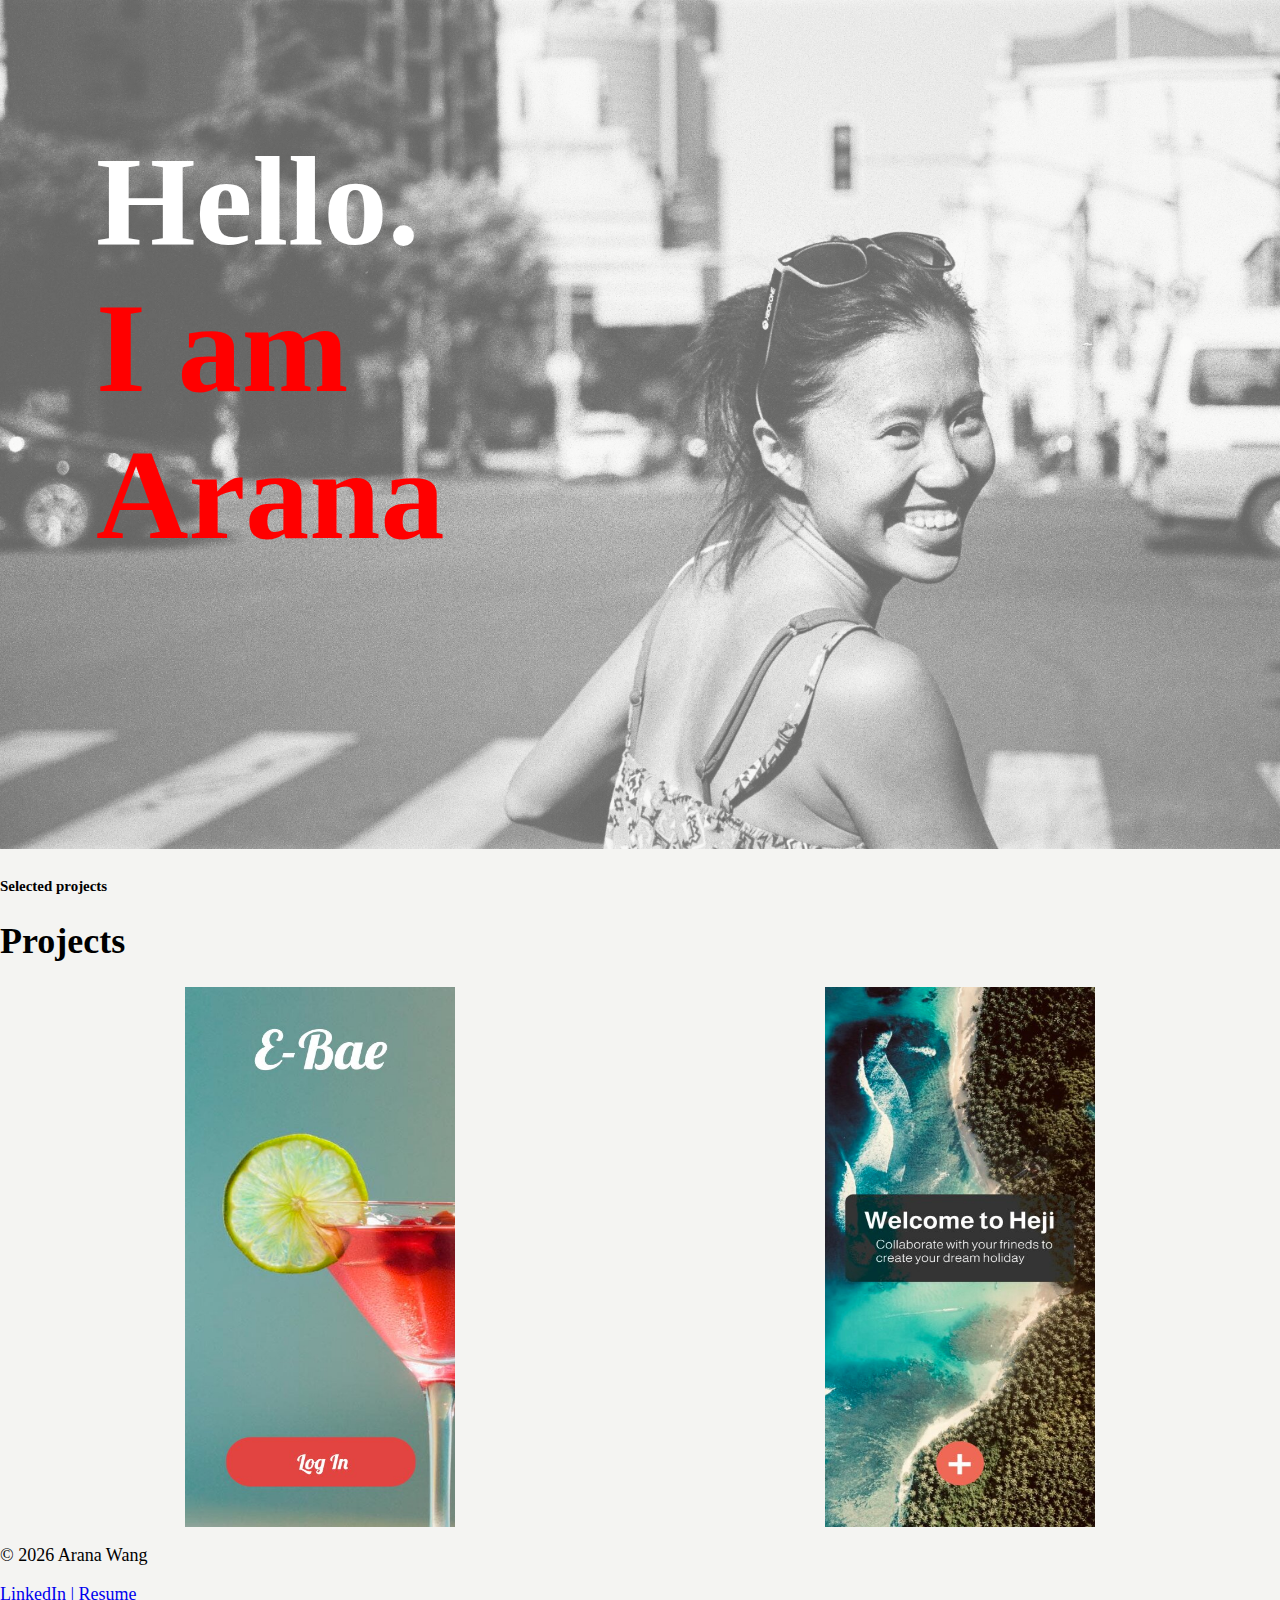
<file: index.html>
<!DOCTYPE html>
<html lang="en">
  <head>
    <!-- Description -->
    <meta name="author" content="Arana Wang"/>
    <meta name="description" content="I am a front end developer."/>
    <meta name="keywords" content="HTML, CSS, JavaScript">
    <meta name="viewport" content="width=device-width, initial-scale=1">

    <!-- Title -->
    <title>Portfolio | Arana Wang</title>

    <!-- CSS -->
    <link href="work.css" rel="stylesheet" type="text/css">
  </head>

  <body>
  <!-- home banner start -->
  <div class="container loaded">
    <section class="home-top">
      <img src="image/white.JPG" alt="designer">
      <div class="banner-header-wrapper">
        <div class="banner-header-row">
          <div class="banner-header-words">
            <a href="about.html" style=" text-decoration: none; color: white;">
              <h1 onmouseover="changeText(this,'About')" onmouseout="changeText(this,'Hello.')" href="#">Hello.</h1>
            </a>
            <a href="work.html" id="banner-a-change-color">
              <h1  onmouseover="changeText(this,'Work')" onmouseout="changeText(this,'I am')">I am</h1>
            </a>
            <a href="contact.html"id="banner-a-change-color">
              <h1  onmouseover="changeText(this,'Contact')" onmouseout="changeText(this,'Arana')">Arana</h1>
            </a>
          </div>
        </div>
      </div>

    </section>
  <!-- home banner end -->

  <!-- project section start-->
    <section class="home-project">
      <div class="project-heading">
          <h5>Selected projects</h5>
          <h1>Projects</h1>
      </div>
      <div class="project-wrapper">


        <div class="project-list">
          <div class="project-list-item">
            <img src="image/ebae.jpg" alt="" class="project-image">
            <div class="overlay">
              <div class="overlay-content">
                <span>E-Bae</span>
              </div>
            </div>
          </div>
        </div>

        <div class="project-list">
          <div class="project-list-item">
            <img src="image/heji.jpg" alt="" class="project-image">
              <div class="overlay">
                <div class="overlay-content">
                  <span>Heji</span>
                </div>
              </div>
          </div>
        </div>
<!--
        <div class="project-list">
          <div class="project-list-item">
            <img src="image/c4.jpg" alt="" class="project-image">
              <div class="overlay">
                <div class="overlay-content">
                  <span>OnTap</span>
                </div>
              </div>
          </div>
        </div>
 -->


      </div>
    </section>
  </div>




  <!-- project section end-->

  <!-- footer  -->
  <div class="footer">
    <div class="footercon">
      <div class="email">
        <p class="footerp">
          ©
          <script> document.write(new Date().getFullYear()); </script>
          Arana Wang
        </p>
      </div>
      <div class="social">
        <a href="#" target="_blank" title="Linkedin" class="footerletter">LinkedIn | </a>
        <a href="#" target="_blank" title="Resume" class="footerletter">Resume</a>
      </div>

    </div>
  </div>

  <!-- Javascript -->
  <script src="homepage.js"></script>

  </body>
</html>


<!-- transform: translate(50%, -100%);
 -->
</file>
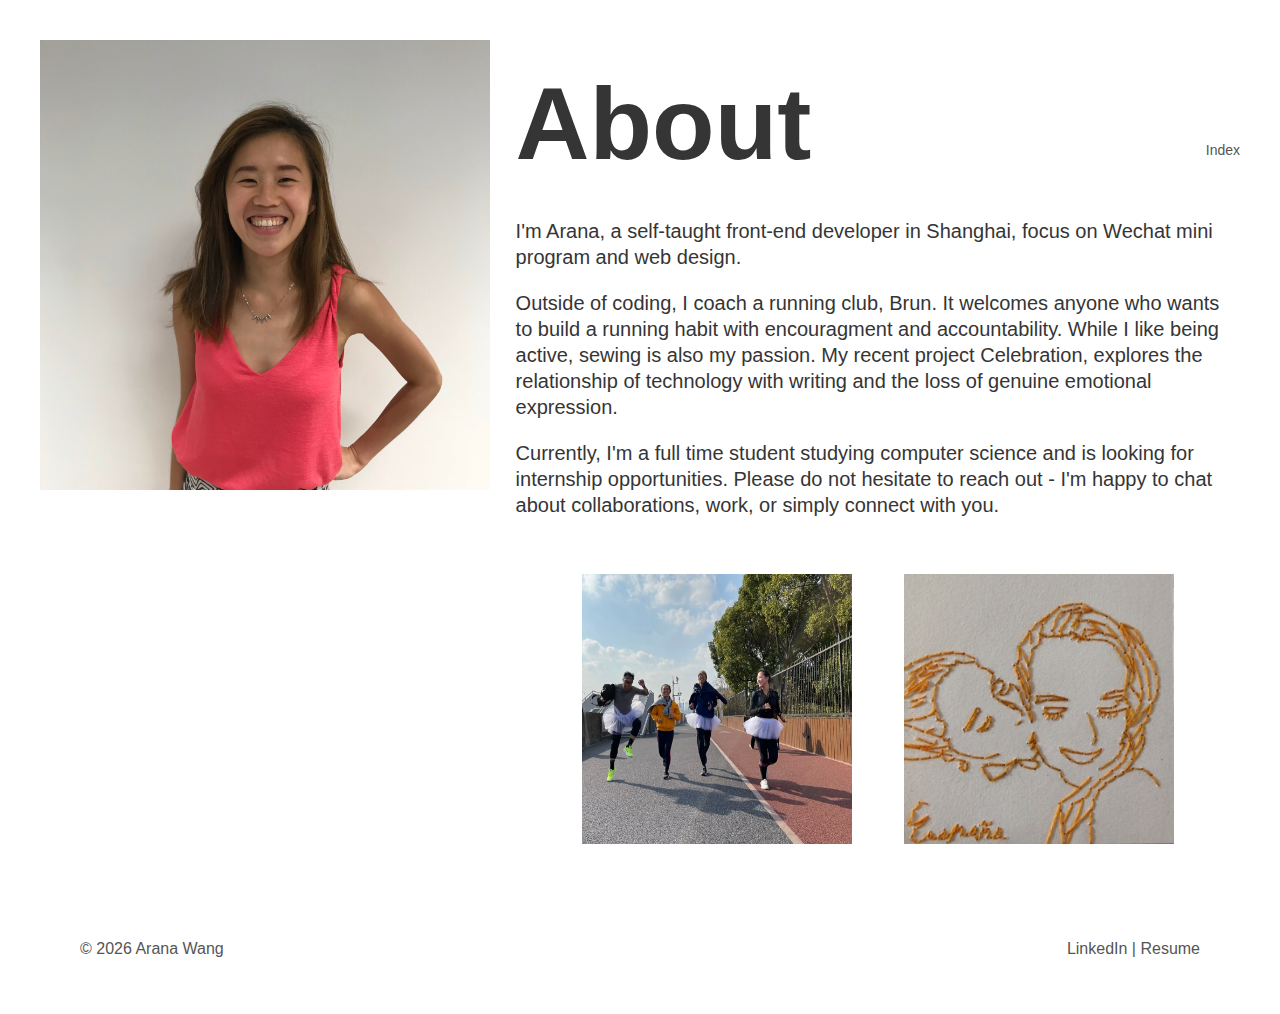
<file: about.html>
<!DOCTYPE html>
<html>
<head>
<!-- Description -->
	<meta name="author" content="Arana Wang"/>
	<meta name="description" content="I am a front end developer."/>
	<meta name="keywords" content="HTML, CSS, JavaScript">
	<meta name="viewport" content="width=device-width, initial-scale=1">

	<!-- Title -->
	<title>About</title>

	<!-- CSS -->
	<link href="about.css" rel="stylesheet" type="text/css">
</head>
<body class="body">
	<div class="container">
		<div class="content">
			<div class="aboutphoto">
				<img src="image/123.jpg" alt="photo of me">
			</div>
			<div class="aboutintro">
        <!-- about header -->
        <div class="project_index">
          <h1 class="heading">About</h1>
          <a href="file:///Users/wangarana/Desktop/website/index.html" class="a">Index</a>
        </div>

				<p class="paragraph">
					I'm Arana, a self-taught front-end developer in Shanghai, focus on Wechat mini program and web design.
				</p>
        <p class="paragraph">
          Outside of coding, I coach a running club, Brun. It welcomes anyone who wants to build a running habit with encouragment and accountability. While I like being active, sewing is also my passion. My recent project Celebration, explores the relationship of technology with writing and the loss of genuine emotional expression.
        </p>
				<p class="paragraph">
					Currently, I'm a full time student studying computer science and is looking for internship opportunities. Please do not hesitate to reach out - I'm happy to chat about collaborations, work, or simply connect with you.
				</p>

        <!-- two projects start -->
        <div class="project-container">

          <!-- Brun project -->
          <div class="wrapper">
            <img src="image/brun.jpg" alt="" class="project-image">
            <div class="overlay">
              <div class="c-content">
                <span>Brun</span>
              </div>
            </div>
          </div>

            <!-- celebration project -->
            <div class="wrapper">
              <img src="image/c1.jpg" alt="" class="project-image">
              <div class="overlay">
                <div class="c-content">
                  <a href="https://cargocollective.com/aranawang/Celebracion" target="_blank"><span>Celebration</span></a>
                </div>
              </div>
            </div>

        </div>
        <!--  two projects start -->

			</div>

		</div>
	</div>





  <!-- footer  -->
	<div class="footer">
		<div class="footercon">
			<div class="email">
				<p class="footerp">
					©
					<script> document.write(new Date().getFullYear()); </script>
					Arana Wang
				</p>
			</div>
			<div class="social">
				<a href="#" target="_blank" title="Linkedin" class="footerletter">LinkedIn | </a>
				<a href="#" target="_blank" title="Resume" class="footerletter">Resume</a>
			</div>

		</div>
	</div>

</body>
</html>
</file>
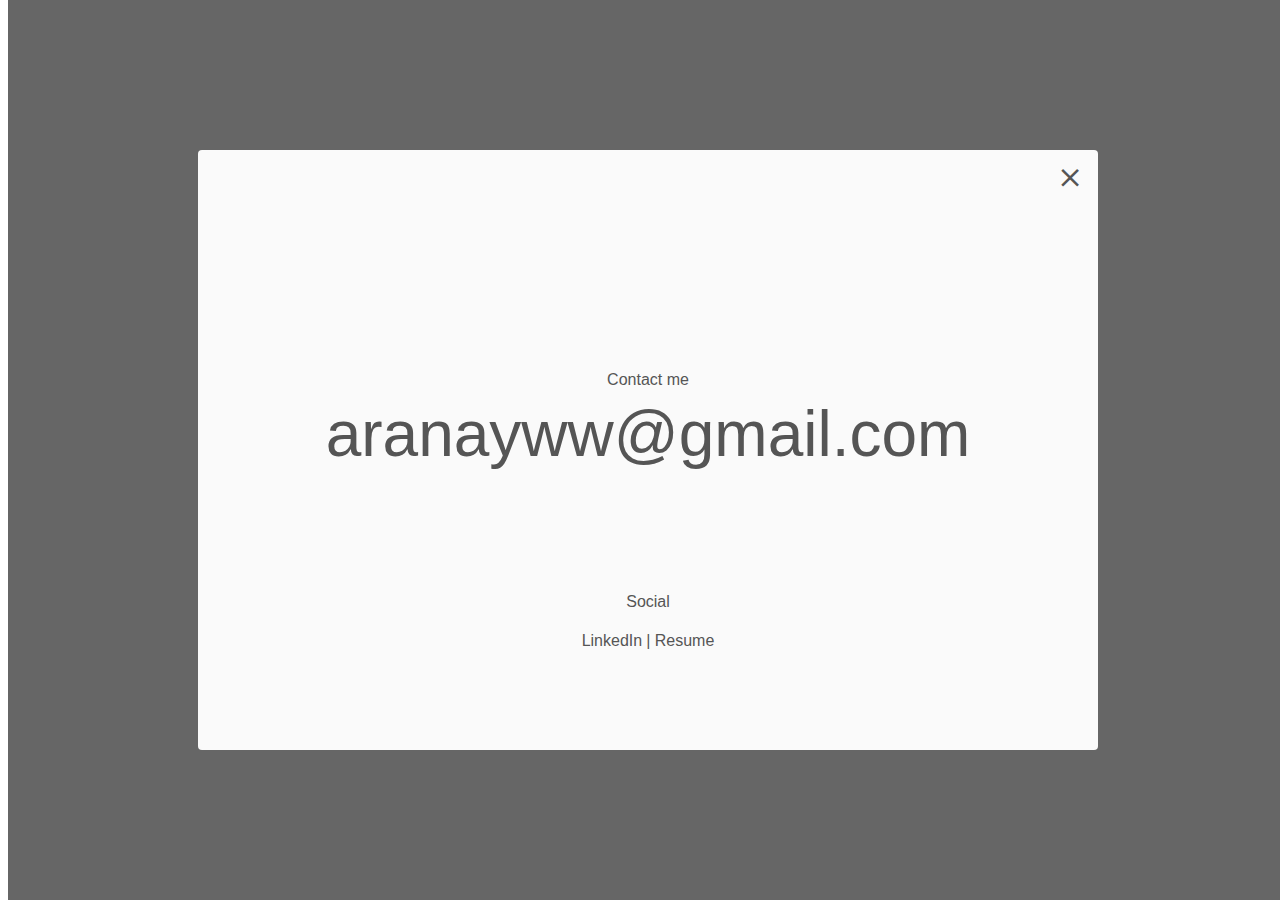
<file: contact.html>
<!DOCTYPE html>
<html lang="en">
  <head>
    <!-- Description -->
    <meta name="author" content="Arana Wang"/>
    <meta name="description" content="I am a front end developer."/>
    <meta name="keywords" content="HTML, CSS, JavaScript">
    <meta name="viewport" content="width=device-width, initial-scale=1">

    <!-- Title -->
    <title>Arana Wang</title>

    <!-- CSS -->
    <link href="contact.css" rel="stylesheet" type="text/css">
    </head>

<body>

<!-- modal section start -->
<div class="bg-modal">
  <div class="modal-content">
    <div class="close">+</div>
    <div class="modal-content-header">
      <h4>Contact me</h4>
      <a href="mailto:aranayww@gmail.com" class="huge-text underline-link js-cursor-follower-active">aranayww@gmail.com</a>
    </div>
    <div class="modal-content-social">
      <h4>Social</h4>
      <a href="#" target="_blank" title="Linkedin" class="footerletter">LinkedIn</a>
      <a href="#" title="divider"> | </a>
      <a href="#" target="_blank" title="Resume">Resume</a>
    </div>


  </div>
</div>
<!-- modal section end -->



</body>
</html>


<!-- https://www.dejan.works/ -->
</file>
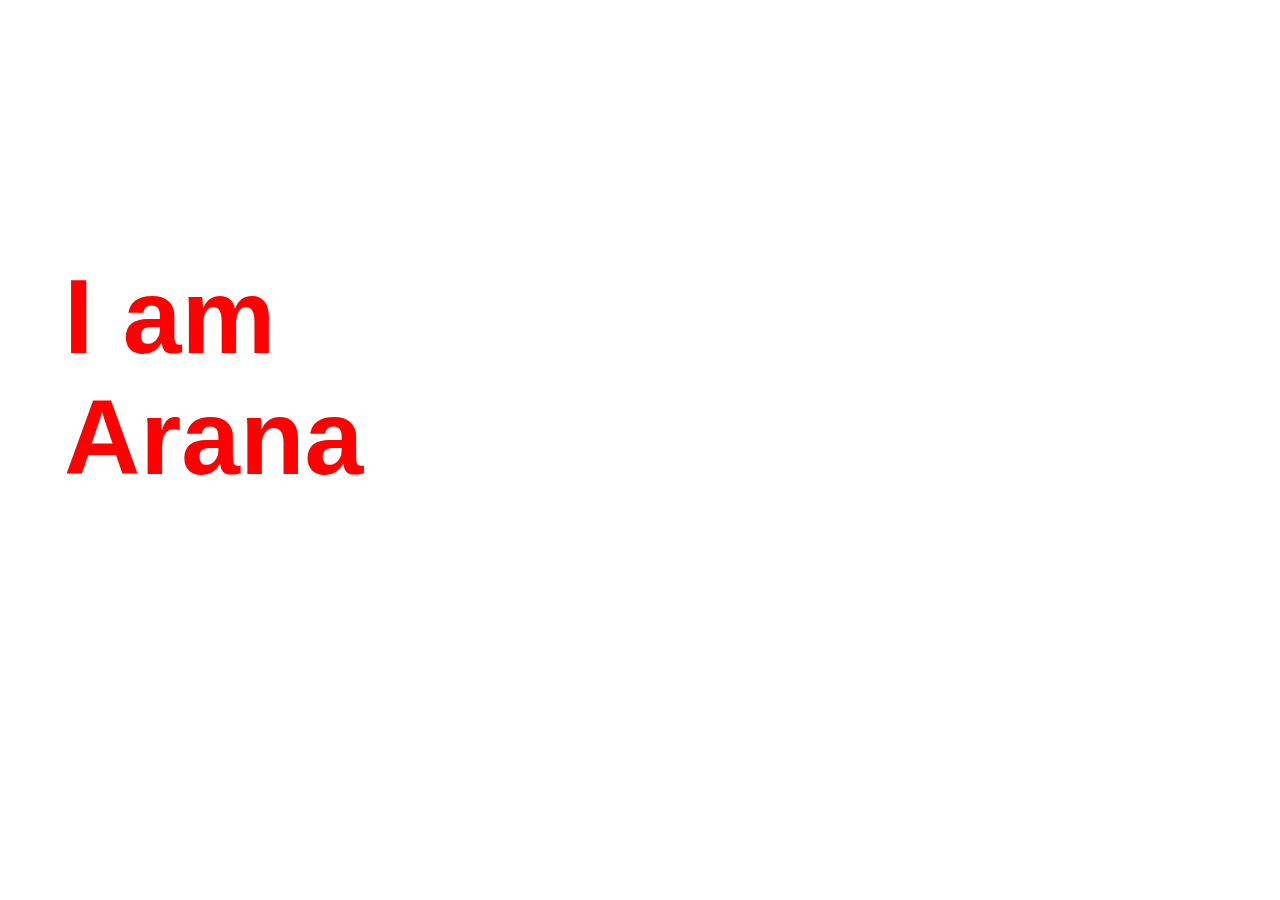
<file: homepage.html>
<!DOCTYPE html>
<html lang="en">
	<head>
		<!-- Description -->
		<meta name="author" content="Arana Wang"/>
		<meta name="description" content="I am a front end developer."/>
		<meta name="keywords" content="HTML, CSS, JavaScript">
		<meta name="viewport" content="width=device-width, initial-scale=1">
		
		<!-- Title -->
		<title>Arana Wang</title>
		
		<!-- CSS -->
		<link href="style.css" rel="stylesheet" type="text/css">
		<!-- <link href="https://fonts.googleapis.com/css2?family=Rubik:wght@700&display=swap" rel="stylesheet"> -->

		<!-- icon -->
	<!-- 	<link rel="icon" type="image/png" href="favicon-32x32.png" sizes="32x32" />
		<link rel="icon" type="image/png" href="favicon-16x16.png" sizes="16x16" /> -->	
    </head>

<body class="website-background-black">
	
<div>
	<div class="container">
		<h1>

			<div class="text-color-white hide-text-block">
				<div onmouseover="changeText(this,'About')" onmouseout="changeText(this,'Hello')" href="#">Hello</div>
			</div>
	
			<div class="text-color-red hide-text-block" id="red">
				<div onmouseover="changeText(this,'Work')" onmouseout="changeText(this,'I am')">I am</div>
			</div>

			<div class="text-color-red hide-text-block" id="red">
				<div onmouseover="changeText(this,'Contact')" onmouseout="changeText(this,'Arana')">Arana</div>
			</div>
		</h1>			
	</div>
</div>

<!-- Javascript -->
<script src="homepage.js"></script>
			
</body>
</html>


<!-- https://www.dejan.works/ -->
</file>
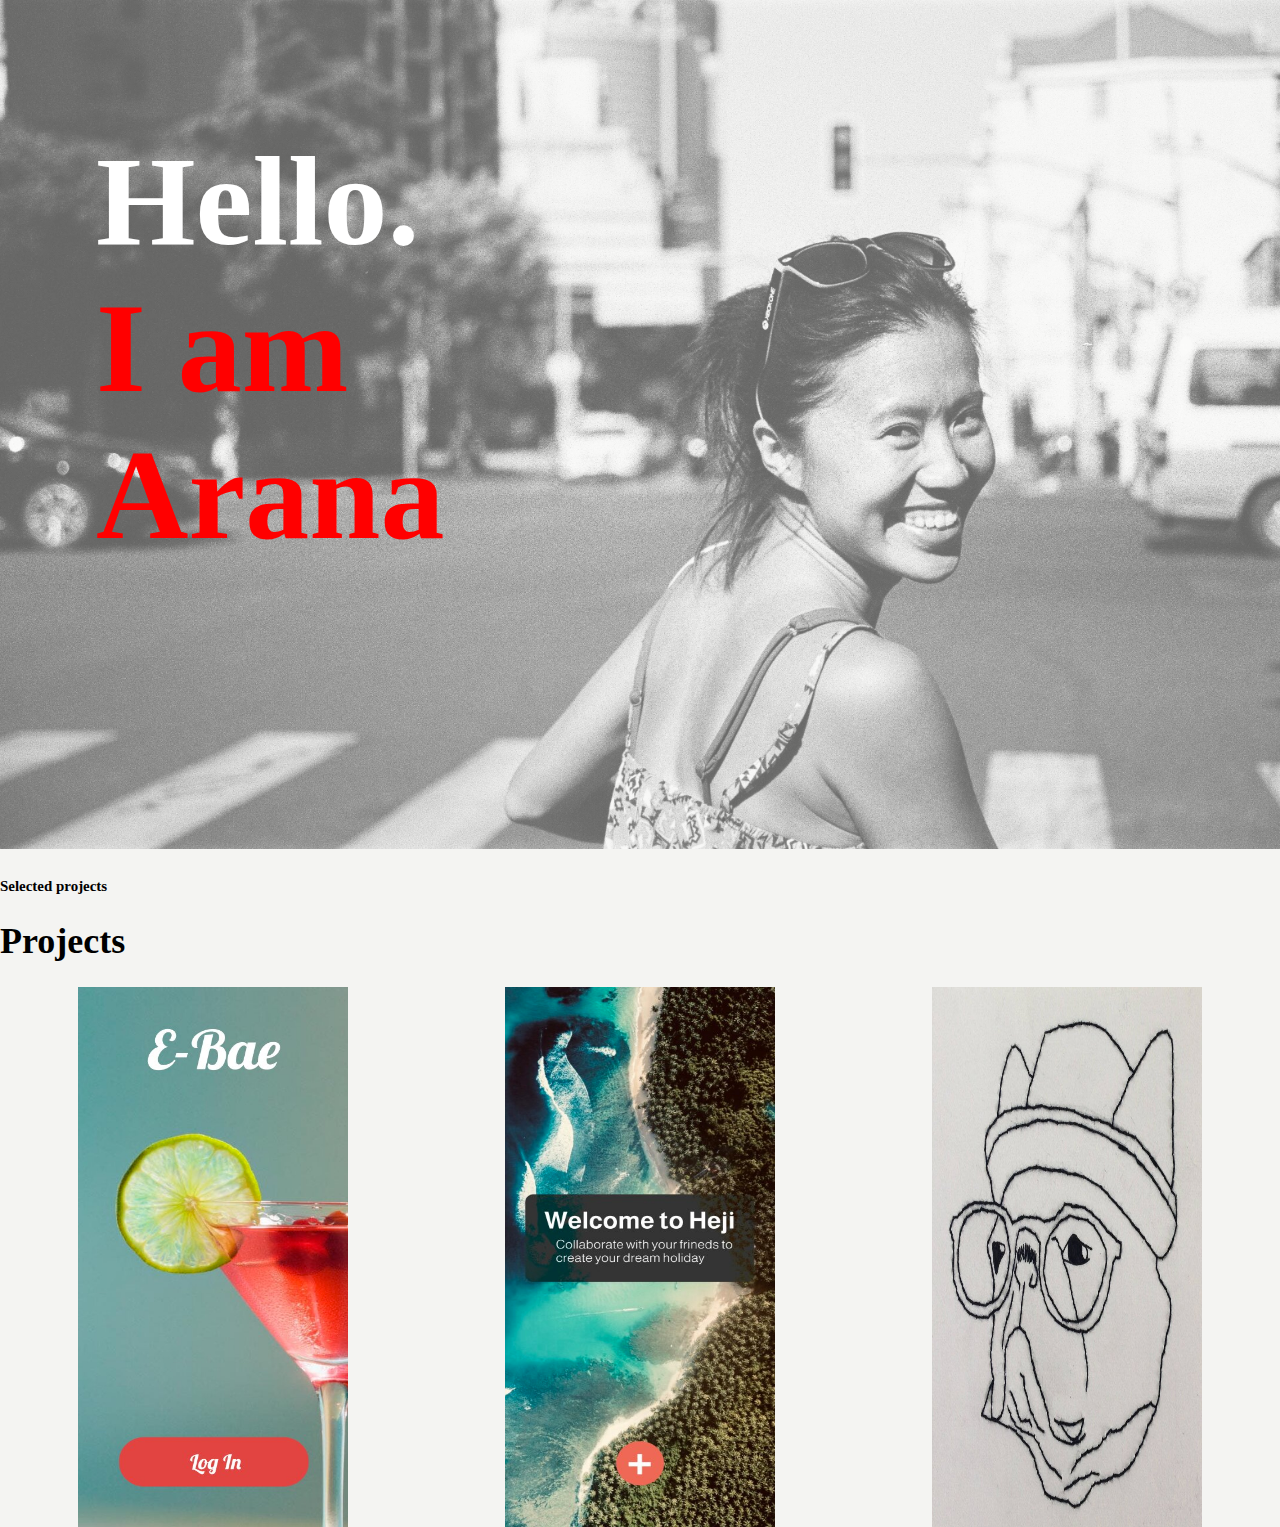
<file: work.html>
<!DOCTYPE html>
<html lang="en">
  <head>
    <!-- Description -->
    <meta name="author" content="Arana Wang"/>
    <meta name="description" content="I am a front end developer."/>
    <meta name="keywords" content="HTML, CSS, JavaScript">
    <meta name="viewport" content="width=device-width, initial-scale=1">

    <!-- Title -->
    <title>Portfolio | Arana Wang</title>

    <!-- CSS -->
    <link href="work.css" rel="stylesheet" type="text/css">
  </head>

  <body>
  <!-- home banner start -->
  <div class="container loaded">
    <section class="home-top">
      <img src="image/white.JPG" alt="designer">
      <div class="banner-header-wrapper">
        <div class="banner-header-row">
          <div class="banner-header-words">
            <a href="about.html" style=" text-decoration: none; color: white;">
              <h1 onmouseover="changeText(this,'About')" onmouseout="changeText(this,'Hello.')" href="#">Hello.</h1>
            </a>
            <a href="work.html" id="banner-a-change-color">
              <h1  onmouseover="changeText(this,'Work')" onmouseout="changeText(this,'I am')">I am</h1>
            </a>
            <a href="contact.html"id="banner-a-change-color">
              <h1  onmouseover="changeText(this,'Contact')" onmouseout="changeText(this,'Arana')">Arana</h1>
            </a>
          </div>
        </div>
      </div>

    </section>
  <!-- home banner end -->

  <!-- project section start-->
    <section class="home-project">
      <div class="project-heading">
          <h5>Selected projects</h5>
          <h1>Projects</h1>
      </div>
      <div class="project-wrapper">


        <div class="project-list">
          <div class="project-list-item">
            <img src="image/ebae.jpg" alt="" class="project-image">
            <div class="overlay">
              <div class="overlay-content">
                <span>E-Bae</span>
              </div>
            </div>
          </div>
        </div>

        <div class="project-list">
          <div class="project-list-item">
            <img src="image/heji.jpg" alt="" class="project-image">
              <div class="overlay">
                <div class="overlay-content">
                  <span>Heji</span>
                </div>
              </div>
          </div>
        </div>

        <div class="project-list">
          <div class="project-list-item">
            <img src="image/c4.jpg" alt="" class="project-image">
              <div class="overlay">
                <div class="overlay-content">
                  <span>onTap</span>
                </div>
              </div>
          </div>
        </div>



      </div>
    </section>
  </div>




  <!-- project section end-->


  <!-- Javascript -->
  <script src="homepage.js"></script>

  </body>
</html>


<!-- transform: translate(50%, -100%);
 -->
</file>
<file: work.css>
body {
  margin: 0;
  background-color: #f4f4f2;
  font-family: helvenica;
  font-size: 18px;
  display: block;
}
section {
  position: relative;
  width: 100%;
}
@media (min-height: 620px) and (min-width: 300px), (min-width: 1280px) section.home-top {
  padding-top: 140px
}
@media only screen
    and (device-width: 428px)
    and (device-height: 926px)
    and (-webkit-device-pixel-ratio: 3) { }
.container {
  position: relative;

}

.home-top img{
  max-width: 100%;
  height: auto;
  opacity: 0.60;
}

.banner-header-wrapper{
  position: absolute;
  top: 8rem;
  margin-left: 6rem;

}
.banner-header-row {
  -webkit-transition: all .3s ease-in-out;
  -moz-transition: all .3s ease-in-out;
  transition: all .3s ease-in-out;
}
.banner-header-words {
  position: relative;
}
.banner-header-words h1 {
  font-size: 10vw;
  margin: 0 auto;

}
.banner-header a {
  font-size: 88px;
  font-family: Helvetica;
  font-weight: bold;
  color: white;
  cursor: pointer;
  text-rendering: optimizeLegibility;
}
#banner-a-change-color {
  text-decoration: none;
  color: red;
}


/* project */

@media (min-height: 620px) and (min-width: 300px) section.project {
  padding-top: 140px;
}

.home-project {

}

@media (min-width: 1480px).project-wrapper{
  max-width: 1480px;
  margin: 0 auto;
}
.project-image {
  display: block;
  width: 30vh;
  height: 60vh;
}
.project-list {
  justify-content: space-evenly;
  font-family: helventica;
  margin: 0 auto;
  display:flex;
  position: relative;
}
.project-wrapper {
  display: flex;
}
.overlay-content {
  white-space: nowrap;
  position: absolute;
  top: 45%;
  left: 50%;
  transform: translate(-50%, -50%);
  -ms-transform: translate(-50%, -50%);
  color: #555;
  font-size: 20px;
  overflow: hidden;
}
.project_index {
  display: flex;
  justify-content: space-between;
}
.a {
  margin-top: 100px;
  text-decoration: underline;
  color: #555;
}
a:-webkit-any-link {
  text-decoration: none;
}
.content span {
  font-size: 15px;
  display: block;
  align-items: center;
  justify-content: center;
}
.overlay {
  position: absolute;
  bottom: 100%;
  left: 0;
  right: 0;
  background-color: pink;
  width: 30vh;
  height: 0;
  transition: .5s ease;
  overflow: hidden;
}
.project-list:hover .overlay {
  bottom: 0;
  height: 100%;
}
</file>
<file: about.css>
.body {
	max-width: none;
	margin: 0px;
	font-family: Helvetica;
	min-height: 100%;
/*	display: block;*/
}

.container {
	max-width: 1400px;
	margin-right: auto;
	margin-left: auto;
	padding-top: 40px;
	padding-right: 40px;
	padding-left: 40px;
}

.content {
	display: flex;
	margin-right: 0px;
	margin-left: 0px;
	flex-wrap: nowrap;
}
.aboutphoto {
	-webkit-box-flex: 0;
	flex: 0 0 auot;
}
img {
	width: 50vh;
  height: 50vh;
	display: inline-block;
}
.aboutintro {
	font-family: Helvetica;
	color: #353535;
  font-size: 14px;
  line-height: 20px;
   /* margin-top: 84px;*/
  margin-left: 2vw;
}
.heading {
	margin-left: 0px;
	font-family: Helvetica;
	font-size: 8vw;
	line-height: 10vw;
	margin-top: 20px;
	margin-bottom: 10px;
	font-weight: bold;
}
.paragraph {
	margin-bottom: 16px;
	font-family: Helvetica;
	font-size: 20px;
	line-height: 26px;
}

/* two projects */

.project-container {
  display: flex;
  justify-content: space-evenly;
  padding-top: 40px;
    padding-right: 40px;
    padding-left: 40px;
}

.project-image {
  display: block;
  width: 30vh;
  height: 30vh;
}
.wrapper {
  justify-content: space-evenly;
  font-family: helventica;
/*  width: 80%;*/
  margin: 0 auto;
  position: relative;
}
.c-content {
  white-space: nowrap;
  position: absolute;
  top: 45%;
  left: 50%;
  transform: translate(-50%, -50%);
  -ms-transform: translate(-50%, -50%);
  color: #555;
  font-size: 20px;
  overflow: hidden;
}
.project_index {
  display: flex;
  justify-content: space-between;
}
.a {
  margin-top: 100px;
  text-decoration: underline;
  color: #555;
}
a:-webkit-any-link {
  text-decoration: none;
}
.content span {
  font-size: 15px;
  display: block;
  align-items: center;
  justify-content: center;
}
.overlay {
  position: absolute;
  bottom: 100%;
  left: 0;
  right: 0;
  background-color: pink;
  width: 30vh;
  height: 0;
  transition: .5s ease;
  overflow: hidden;
}
.wrapper:hover .overlay {
  bottom: 0;
  height: 100%;
}


/* footer */
.footer {
	background-color: white;
  margin-top: 40px;
  margin-left: 40px;
  margin-right: 40px;
}
.footercon {
	display: flex;
	height: 80px;
	padding: 40px 40px 10px;
	algin
}
.footerp {
	font-family: Helvetica;
	font-size: 1rem;
	color: #555;
}
.footerletter {
  text-decoration: none;
  color: #555555;
}
.email {
	flex: auto;
}
.social {
	font-family: Helvetica;
	font-size: 1rem;
/*	color: #555;
*/	text-decoration: none;
	margin: 16px 0;
	font-style: normal;
	color: inherit;
}
</file>
<file: contact.css>
.bg-modal {
  width: 100%;
  height: 100%;
  background-color: rgb(0,0,0,0.6);
  position: absolute;
  top: 0;
  display: flex;
  justify-content: center;
  align-items: center;
/*  display: none;
*/
}
.modal-content {
  width: 900px;
  height: 600px;
  background-color: #fafafa;
  border-radius: 4px;
  text-align: center;
  position: relative;
}
.close {
  position:absolute;
  top: 0;
  right: 14px;
  font-size: 48px;
  transform: rotate(45deg);
  cursor: pointer;
  color: #555;
}

.modal-content-header {
    padding-top: 200px;
    padding-bottom: 100px;
}
.modal-content-header a {
  text-decoration: none;
  font-size: 5vw;
  font-family: Helvetica;
  color: #555;
}
.modal-content-header a:hover {
  text-decoration: underline;
  color: #11698e;
}
.modal-content-header h4 {
  font-family: Helvetica;
  color: #555;
  margin-bottom: 8px;
  font-weight: lighter;
}

.modal-content-social {
  text-align: center;
}
.modal-content-social a {
  text-decoration: none;
  font-family: Helvetica;
  color: #555;
}
.modal-content-social a:hover {
  text-decoration: underline;
  color: #11698e;
}

.modal-content-social h4 {
  font-family: Helvetica;
  color: #555;
  font-weight: lighter;

}
</file>
<file: style.css>
.website-background-black {
/*	background-color: white;
*/	background-repeat: no-repeat;
	background-position: right top;
    background-size: cover;
    -webkit-transition: all .3s ease-in-out;
	-moz-transition: all .3s ease-in-out;
	transition: all .3s ease-in-out;
    /*#0b0b0b*/
}

h1 {
	font-size: 5em;
/*	font-family: 'Rubik', sans-serif;
*/    font-family: Helvetica;
	color: white;
	cursor: pointer;
	text-rendering: optimizeLegibility;

}
#red {
	color: red;
}


.container {
    padding: 32px;
    margin: 32px;
    margin-left: 50px
    text-align: initial;
}

a {
  text-decoration: none;
  color: #11698e;
}


html, body {
	-webkit-font-smoothing: antialiased;
    -moz-osx-font-smoothing: grayscale;
    font-smoothing: antialiased;
    text-rendering: optimizeLegibility;
    min-width:600px;
    max-height:800px;
    padding: 0;
    margin: 0;
    overflow: hidden;
    font-size: calc(1em + 0.2vw);
}
/* model */
.bg-modal {
  width: 100%;
  height: 100%;
  background-color: rgb(0, 0, 0, 0.7);
  position: absolute;
  top: 0;
  display: flex;
  justify-content: center;
  align-items: center;

}
/*.modal-content {
  width: 1200px;
  height: 600px;
  background-color: white;

}*/
.modal-content h4 {
  font-family: Helvetica;
  color: #353535;
}

.huge-text {
  font-family: Helvetica;
  color: #353535;
}

/* footer */
.footer {
  background-color: white;
  margin-top: 40px;
  margin-left: 40px;
  margin-right: 40px;
}
.footercon {
  display: flex;
  height: 80px;
  padding: 40px 40px 10px;
  algin
}
.footerp {
  font-family: Helvetica;
  font-size: 1rem;
  color: #555;
}
.footerletter {
  text-decoration: none;
  color: #555555;
}
.email {
  flex: auto;
}
.social {
  font-family: Helvetica;
  font-size: 1rem;
/*  color: #555;
*/  text-decoration: none;
  margin: 16px 0;
  font-style: normal;
  color: inherit;
}
</file>
